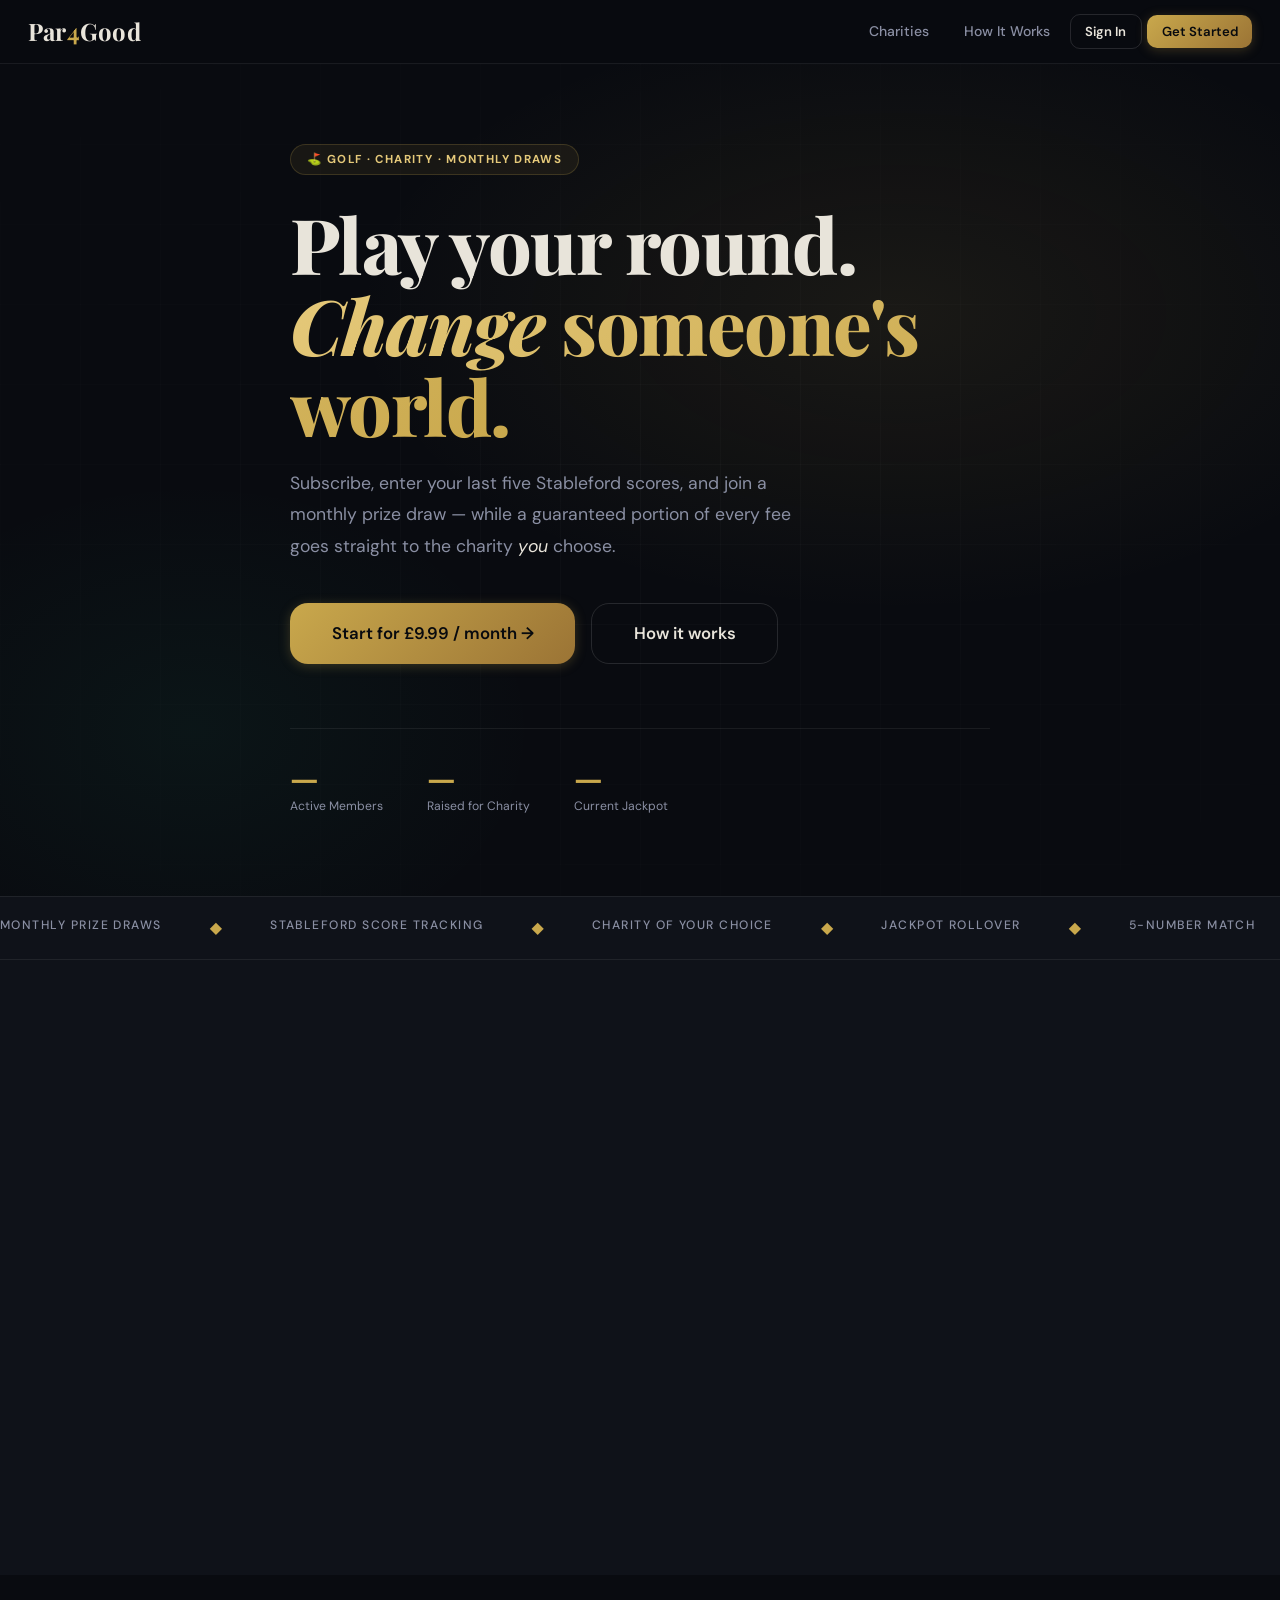
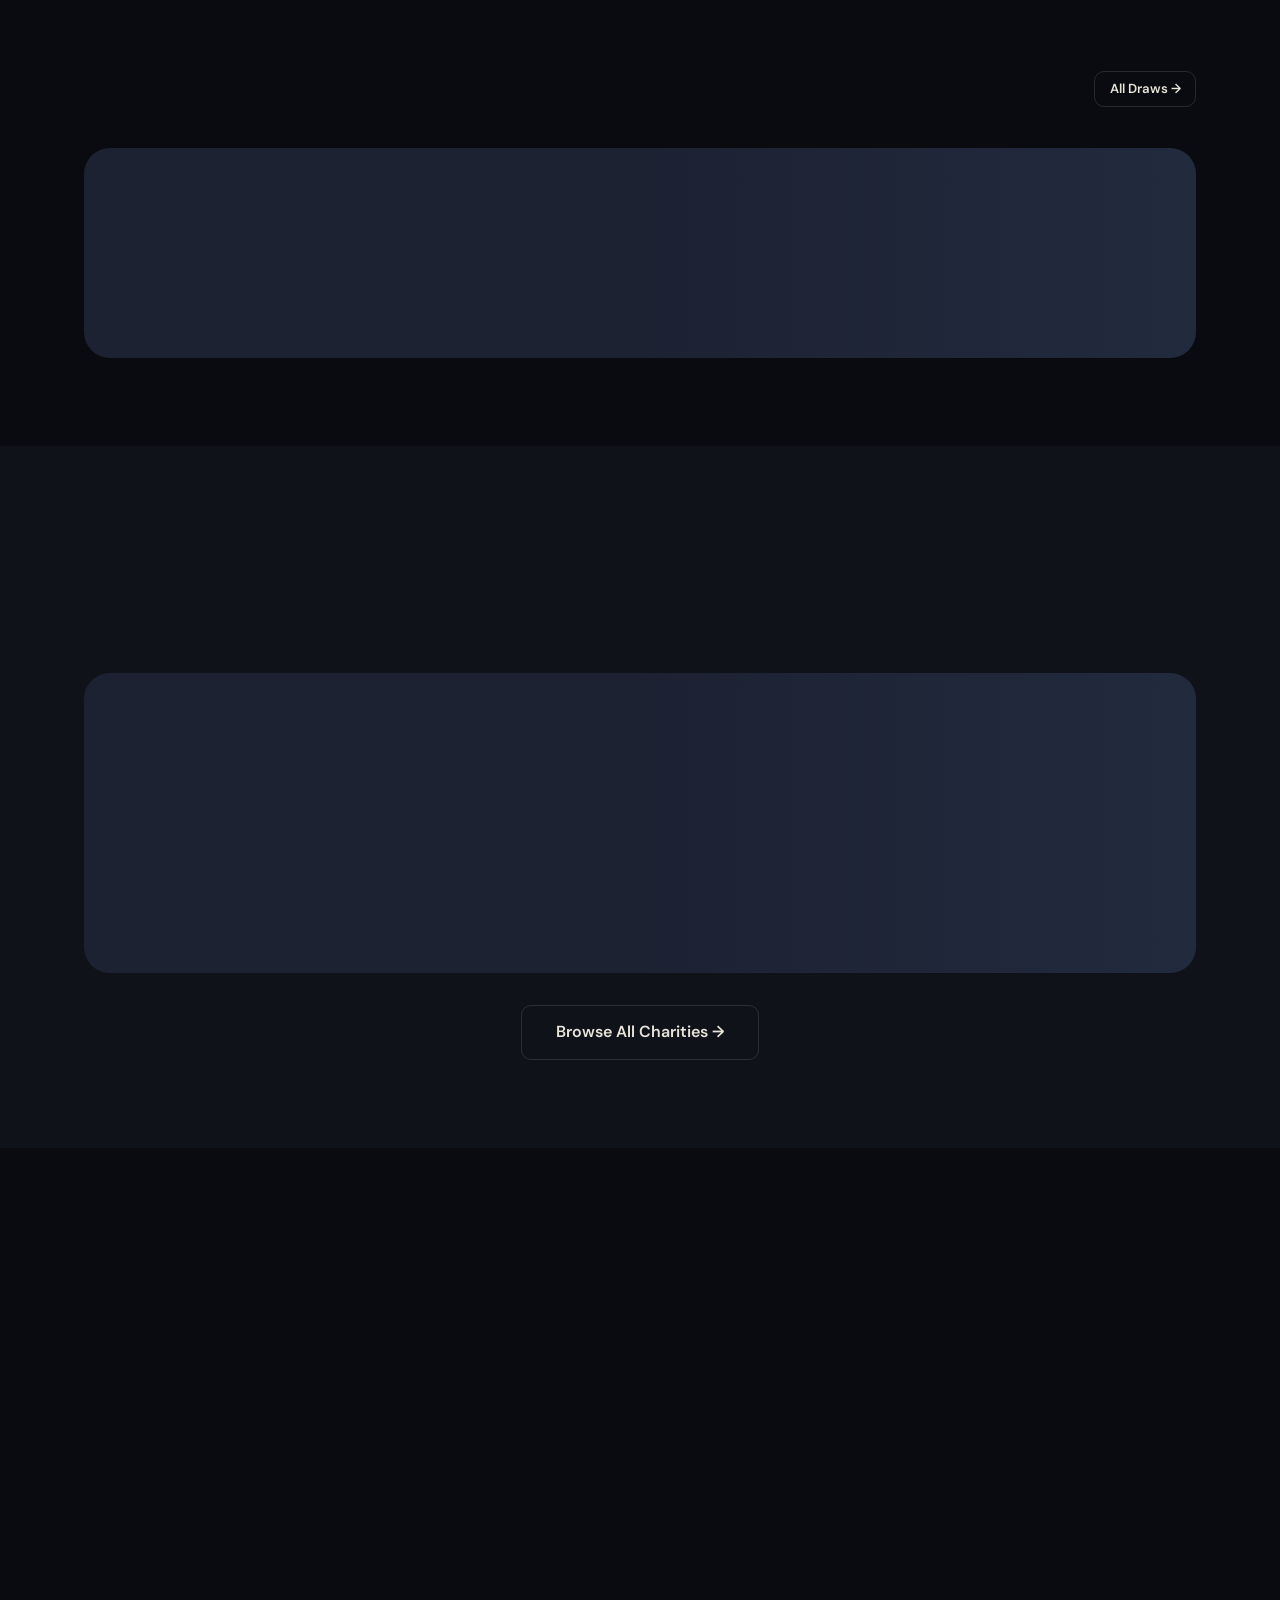
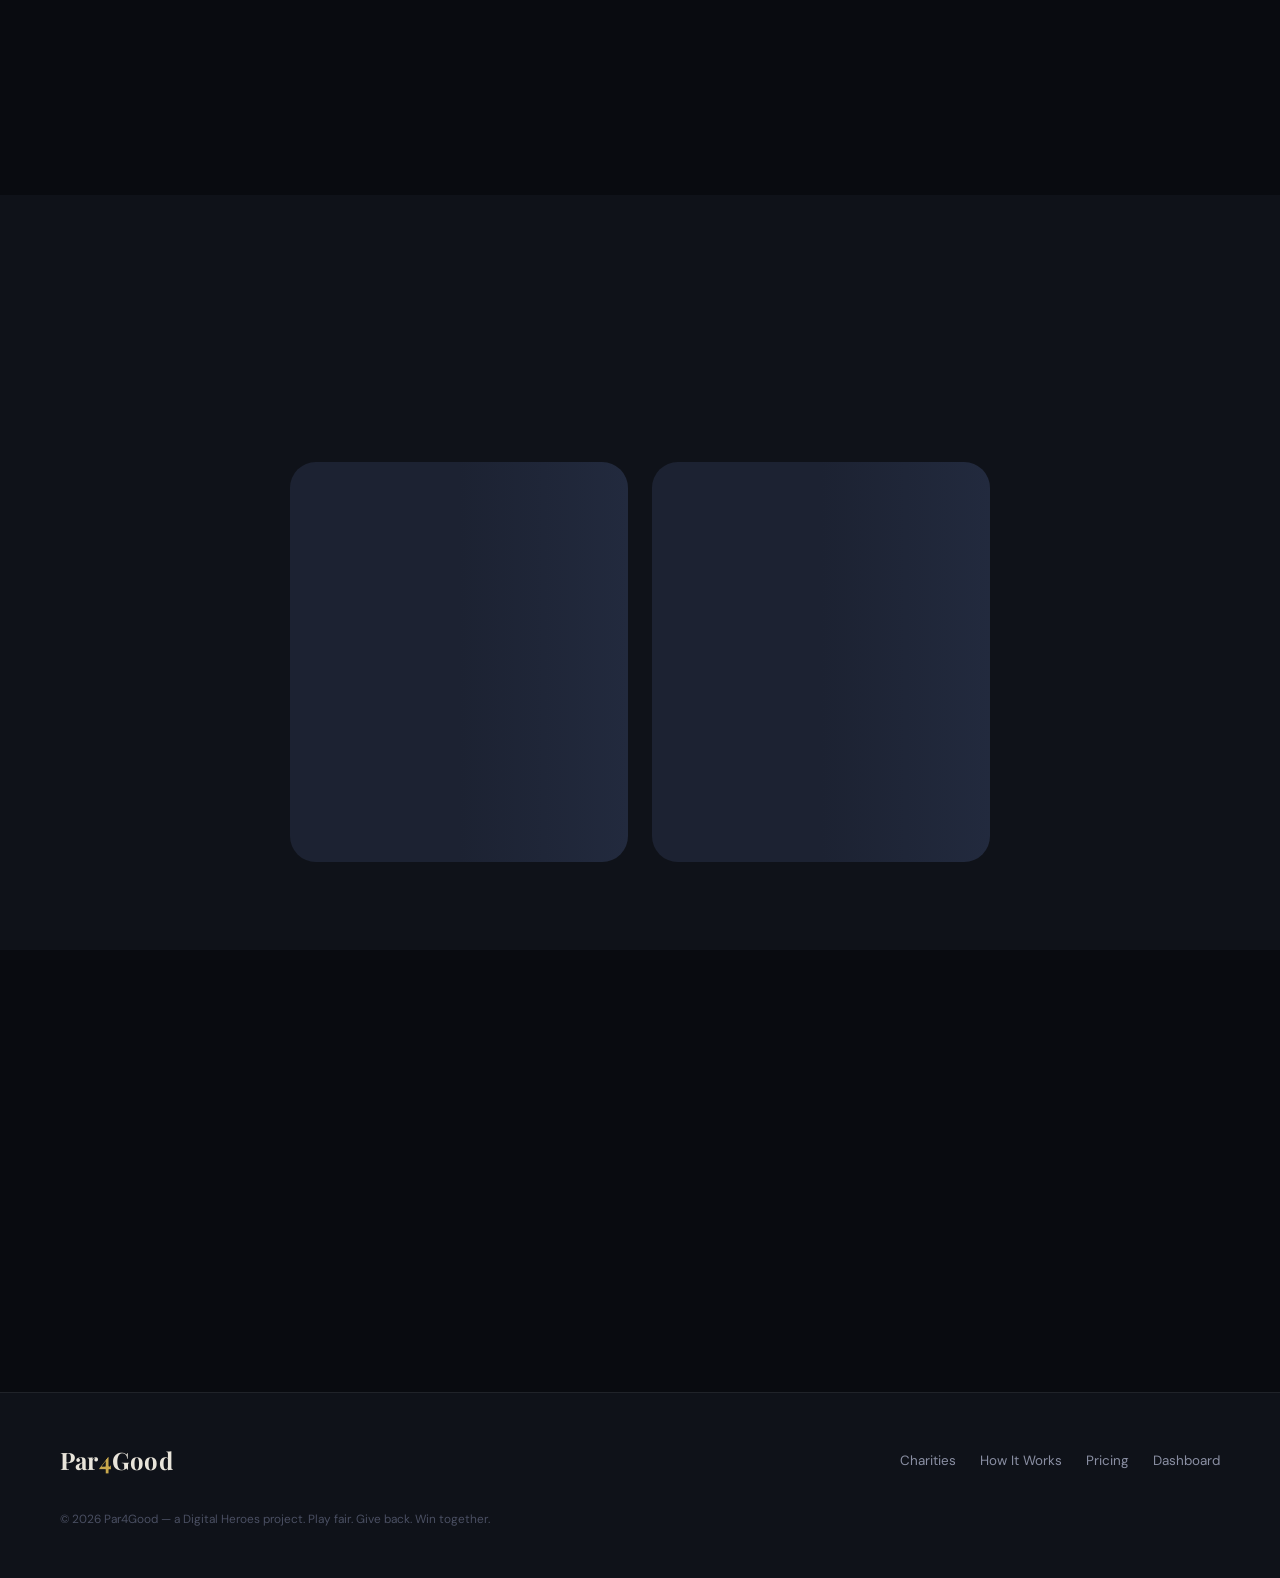
<file: index.html>
<!DOCTYPE html>
<html lang="en">

<head>
  <meta charset="UTF-8" />
  <meta name="viewport" content="width=device-width,initial-scale=1" />
  <title>Par4Good — Play Golf. Give Back. Win Together.</title>
  <meta name="description"
    content="Subscribe, log your Stableford scores, enter monthly prize draws and automatically donate to your chosen charity. Golf with purpose." />
  <link rel="stylesheet" href="/css/main.css" />
  <style>
    /* ── Hero ── */
    .hero {
      min-height: 92vh;
      display: flex;
      align-items: center;
      position: relative;
      overflow: hidden
    }

    .hero-bg {
      position: absolute;
      inset: 0;
      z-index: 0;
      background:
        radial-gradient(ellipse 65% 55% at 70% 30%, rgba(201, 168, 76, .09), transparent 65%),
        radial-gradient(ellipse 45% 50% at 15% 80%, rgba(45, 212, 160, .05), transparent 60%);
    }

    .hero-grid {
      position: absolute;
      inset: 0;
      z-index: 0;
      background-image: linear-gradient(rgba(255, 255, 255, .025) 1px, transparent 1px), linear-gradient(90deg, rgba(255, 255, 255, .025) 1px, transparent 1px);
      background-size: 80px 80px;
      -webkit-mask-image: radial-gradient(ellipse 80% 80% at 50% 50%, black 0%, transparent 100%);
    }

    .hero .container {
      position: relative;
      z-index: 1;
      padding-top: 5rem;
      padding-bottom: 5rem
    }

    .hero-eyebrow {
      display: inline-flex;
      align-items: center;
      gap: .6rem;
      background: rgba(201, 168, 76, .08);
      border: 1px solid rgba(201, 168, 76, .2);
      color: var(--gold-l);
      font-size: .72rem;
      font-weight: 700;
      text-transform: uppercase;
      letter-spacing: .12em;
      padding: .3rem 1rem;
      border-radius: 999px;
      margin-bottom: 1.75rem
    }

    .hero h1 {
      max-width: 700px;
      margin-bottom: 1.3rem
    }

    .hero-sub {
      font-size: 1.1rem;
      max-width: 540px;
      margin-bottom: 2.5rem;
      line-height: 1.8
    }

    .hero-btns {
      display: flex;
      gap: 1rem;
      flex-wrap: wrap;
      margin-bottom: 4rem
    }

    .impact-row {
      display: flex;
      gap: 2.75rem;
      flex-wrap: wrap;
      padding-top: 2rem;
      border-top: 1px solid var(--border)
    }

    .impact-num {
      font-family: var(--f-display);
      font-size: 2rem;
      font-weight: 700;
      line-height: 1;
      color: var(--text)
    }

    .impact-num em {
      color: var(--gold);
      font-style: normal
    }

    .impact-label {
      font-size: .76rem;
      color: var(--muted);
      margin-top: .2rem
    }

    /* ── Ticker ── */
    .ticker {
      overflow: hidden;
      border-top: 1px solid var(--border);
      border-bottom: 1px solid var(--border);
      background: var(--bg2);
      padding: 1.1rem 0
    }

    .ticker-inner {
      display: flex;
      gap: 3rem;
      width: max-content;
      animation: tickerScroll 35s linear infinite;
      white-space: nowrap
    }

    .ticker-inner span {
      font-size: .76rem;
      font-weight: 500;
      color: var(--muted);
      text-transform: uppercase;
      letter-spacing: .12em
    }

    .ticker-inner em {
      color: var(--gold);
      font-style: normal
    }

    @keyframes tickerScroll {
      from {
        transform: translateX(0)
      }

      to {
        transform: translateX(-50%)
      }
    }

    /* ── Steps ── */
    .step-card {
      background: var(--panel);
      border: 1px solid var(--border);
      border-radius: var(--r-xl);
      padding: 2.25rem 1.75rem;
      position: relative;
      overflow: hidden
    }

    .step-card::after {
      content: attr(data-n);
      position: absolute;
      top: -1rem;
      right: .75rem;
      font-family: var(--f-display);
      font-size: 6rem;
      font-weight: 800;
      color: rgba(255, 255, 255, .025);
      line-height: 1;
      pointer-events: none
    }

    .step-icon {
      width: 2.75rem;
      height: 2.75rem;
      background: rgba(201, 168, 76, .1);
      border: 1px solid rgba(201, 168, 76, .2);
      border-radius: var(--r-lg);
      display: flex;
      align-items: center;
      justify-content: center;
      font-size: 1.2rem;
      margin-bottom: 1.25rem
    }

    /* ── Draw preview ── */
    .draw-preview {
      background: var(--panel);
      border: 1px solid rgba(201, 168, 76, .2);
      border-radius: var(--r-xl);
      padding: 2rem;
      box-shadow: var(--glow)
    }

    .draw-balls {
      display: flex;
      gap: .75rem;
      flex-wrap: wrap;
      margin: 1rem 0 1.5rem
    }

    /* ── Charity spotlight ── */
    .charity-spotlight {
      background: linear-gradient(135deg, var(--bg2), var(--panel));
      border: 1px solid rgba(201, 168, 76, .18);
      border-radius: var(--r-xl);
      overflow: hidden;
      display: grid;
      grid-template-columns: 380px 1fr;
      box-shadow: var(--glow)
    }

    .charity-spotlight img {
      height: 100%;
      min-height: 300px;
      object-fit: cover;
      width: 100%
    }

    .charity-body {
      padding: 2.75rem
    }

    /* ── Pool breakdown ── */
    .pool-tier {
      background: var(--panel);
      border: 1px solid var(--border);
      border-radius: var(--r-xl);
      padding: 2rem;
      text-align: center
    }

    .pool-tier-pct {
      font-family: var(--f-display);
      font-size: 3.5rem;
      font-weight: 800;
      line-height: 1;
      margin-bottom: .5rem
    }

    /* ── Pricing ── */
    .pricing-grid {
      display: grid;
      grid-template-columns: 1fr 1fr;
      gap: 1.5rem;
      max-width: 700px;
      margin: 0 auto
    }

    /* ── CTA band ── */
    .cta-band {
      background: linear-gradient(135deg, rgba(201, 168, 76, .08), rgba(45, 212, 160, .04));
      border-top: 1px solid rgba(201, 168, 76, .15);
      border-bottom: 1px solid rgba(201, 168, 76, .15);
      padding: 5rem 0;
      text-align: center
    }

    @media(max-width:700px) {
      .charity-spotlight {
        grid-template-columns: 1fr
      }

      .charity-spotlight img {
        height: 220px
      }

      .pricing-grid {
        grid-template-columns: 1fr
      }
    }
  </style>
</head>

<body>

  <!-- NAV -->
  <nav class="nav">
    <a href="/" class="nav-brand">Par<em>4</em>Good</a>
    <div class="nav-right" id="nav-right">
      <a href="/pages/charities.html" class="nav-link hide-sm">Charities</a>
      <a href="/pages/how-it-works.html" class="nav-link hide-sm">How It Works</a>
      <a href="/pages/login.html" class="btn btn-ghost btn-sm">Sign In</a>
      <a href="/pages/login.html#register" class="btn btn-gold btn-sm">Get Started</a>
    </div>
  </nav>

  <!-- HERO -->
  <section class="hero">
    <div class="hero-bg"></div>
    <div class="hero-grid"></div>
    <div class="container anim-up">
      <div class="hero-eyebrow">⛳ Golf · Charity · Monthly Draws</div>
      <h1 class="display-xl">
        Play your round.<br><span class="gold-text"><em>Change</em> someone's world.</span>
      </h1>
      <p class="hero-sub text-muted">
        Subscribe, enter your last five Stableford scores, and join a monthly prize draw —
        while a guaranteed portion of every fee goes straight to the charity <em style="color:var(--text)">you</em>
        choose.
      </p>
      <div class="hero-btns">
        <a href="/pages/subscribe.html" class="btn btn-gold btn-xl" id="hero-cta">Start for £9.99 / month →</a>
        <a href="/pages/how-it-works.html" class="btn btn-ghost btn-xl">How it works</a>
      </div>
      <div class="impact-row">
        <div>
          <div class="impact-num" id="stat-members"><em>—</em></div>
          <div class="impact-label">Active Members</div>
        </div>
        <div>
          <div class="impact-num" id="stat-charity"><em>—</em></div>
          <div class="impact-label">Raised for Charity</div>
        </div>
        <div>
          <div class="impact-num" id="stat-pool"><em>—</em></div>
          <div class="impact-label">Current Jackpot</div>
        </div>
      </div>
    </div>
  </section>

  <!-- TICKER -->
  <div class="ticker" aria-hidden="true">
    <div class="ticker-inner">
      <span>Monthly Prize Draws</span><em>◆</em><span>Stableford Score Tracking</span><em>◆</em>
      <span>Charity of Your Choice</span><em>◆</em><span>Jackpot Rollover</span><em>◆</em>
      <span>5-Number Match</span><em>◆</em><span>Winner Verified Payouts</span><em>◆</em>
      <span>Admin Draw Engine</span><em>◆</em><span>Independent Donations</span><em>◆</em>
      <span>Monthly Prize Draws</span><em>◆</em><span>Stableford Score Tracking</span><em>◆</em>
      <span>Charity of Your Choice</span><em>◆</em><span>Jackpot Rollover</span><em>◆</em>
      <span>5-Number Match</span><em>◆</em><span>Winner Verified Payouts</span><em>◆</em>
      <span>Admin Draw Engine</span><em>◆</em><span>Independent Donations</span><em>◆</em>
    </div>
  </div>

  <!-- HOW IT WORKS -->
  <section class="section" style="background:var(--bg2)" id="how-it-works">
    <div class="container">
      <div class="text-center mb-lg reveal">
        <div class="section-label">How It Works</div>
        <h2 class="display-lg">Four steps. <span class="gold-text">Endless impact.</span></h2>
      </div>
      <div class="grid-4">
        <div class="step-card reveal anim-up-1" data-n="1">
          <div class="step-icon">💳</div>
          <h3>Subscribe</h3>
          <p class="text-sm mt-sm">Choose monthly (£9.99) or yearly (£89.99). Your fee fuels the prize pool and funds
            your chosen charity — every month, automatically.</p>
        </div>
        <div class="step-card reveal anim-up-2" data-n="2">
          <div class="step-icon">⛳</div>
          <h3>Log Scores</h3>
          <p class="text-sm mt-sm">Enter your last 5 Stableford scores (1–45). Your numbers become your draw tickets —
            adding a 6th removes the oldest automatically.</p>
        </div>
        <div class="step-card reveal anim-up-3" data-n="3">
          <div class="step-icon">🎯</div>
          <h3>Monthly Draw</h3>
          <p class="text-sm mt-sm">Admin runs a 5-number draw each month using our random or algorithmic engine. Match
            3, 4, or all 5 of your scores to win.</p>
        </div>
        <div class="step-card reveal anim-up-4" data-n="4">
          <div class="step-icon">🏆</div>
          <h3>Win & Give</h3>
          <p class="text-sm mt-sm">Prize split equally among all matching players. Jackpot rolls over until claimed.
            Your charity gets paid regardless — every single month.</p>
        </div>
      </div>
    </div>
  </section>

  <!-- LATEST DRAW -->
  <section class="section">
    <div class="container">
      <div class="flex items-center justify-between mb-lg">
        <h2 class="reveal">Latest Draw Results</h2>
        <a href="/pages/dashboard.html" class="btn btn-ghost btn-sm">All Draws →</a>
      </div>
      <div id="draw-section">
        <div class="skel" style="height:210px;border-radius:var(--r-xl)"></div>
      </div>
    </div>
  </section>

  <!-- CHARITY SPOTLIGHT -->
  <section class="section" style="background:var(--bg2)">
    <div class="container">
      <div class="text-center mb-lg reveal">
        <div class="section-label">Featured Charity</div>
        <h2 class="display-lg">Golf that <span class="gold-text">gives back</span></h2>
      </div>
      <div id="charity-section">
        <div class="skel" style="height:300px;border-radius:var(--r-xl)"></div>
      </div>
      <div class="text-center mt-lg">
        <a href="/pages/charities.html" class="btn btn-ghost btn-lg">Browse All Charities →</a>
      </div>
    </div>
  </section>

  <!-- PRIZE POOL BREAKDOWN -->
  <section class="section">
    <div class="container">
      <div class="text-center mb-lg reveal">
        <div class="section-label">Prize Pool</div>
        <h2 class="display-lg">Transparent by design</h2>
        <p class="mt-sm" style="max-width:520px;margin:0.75rem auto 0">50% of every subscription goes to the prize pool.
          Here's how it's split.</p>
      </div>
      <div class="grid-3">
        <div class="pool-tier card-gold reveal">
          <div class="pool-tier-pct gold-text">40%</div>
          <h3>Jackpot — 5 Match</h3>
          <p class="text-sm mt-sm">Rolls over each month until a player matches all five of their Stableford scores to
            the draw numbers. The biggest prize.</p>
          <span class="badge badge-gold mt-md">Rollover if unclaimed</span>
        </div>
        <div class="pool-tier card reveal anim-up-2">
          <div class="pool-tier-pct" style="color:var(--text)">35%</div>
          <h3>4-Number Match</h3>
          <p class="text-sm mt-sm">Split equally among all players who match exactly four of their scores. Pays out
            monthly regardless of a jackpot winner.</p>
          <span class="badge badge-muted mt-md">Monthly payout</span>
        </div>
        <div class="pool-tier card reveal anim-up-3">
          <div class="pool-tier-pct" style="color:var(--text)">25%</div>
          <h3>3-Number Match</h3>
          <p class="text-sm mt-sm">The most achievable win tier. Match any three of your scores to share this pool with
            all other 3-match players.</p>
          <span class="badge badge-muted mt-md">Monthly payout</span>
        </div>
      </div>
    </div>
  </section>

  <!-- PRICING -->
  <section class="section" style="background:var(--bg2)" id="pricing">
    <div class="container">
      <div class="text-center mb-lg reveal">
        <div class="section-label">Pricing</div>
        <h2 class="display-lg">Simple. Honest. Fair.</h2>
        <p class="mt-sm" style="max-width:480px;margin:.75rem auto 0">No hidden fees. Pick monthly or lock in the year
          and save 25%.</p>
      </div>
      <div class="pricing-grid" id="pricing-grid">
        <div class="skel" style="height:400px;border-radius:var(--r-xl)"></div>
        <div class="skel" style="height:400px;border-radius:var(--r-xl)"></div>
      </div>
    </div>
  </section>

  <!-- CTA BAND -->
  <div class="cta-band reveal">
    <div class="container">
      <div class="section-label" style="justify-content:center">Start today</div>
      <h2 class="display-lg mt-sm">Ready to play with <span class="gold-text">purpose?</span></h2>
      <p class="mt-sm" style="max-width:440px;margin:.75rem auto 2rem">Join thousands of golfers making every round
        count — for themselves and the causes they care about.</p>
      <a href="/pages/subscribe.html" class="btn btn-gold btn-xl" id="bottom-cta">Get Started — £9.99 / month</a>
    </div>
  </div>

  <!-- FOOTER -->
  <footer>
    <div class="footer-inner">
      <a href="/" class="nav-brand">Par<em style="color:var(--gold);font-style:normal">4</em>Good</a>
      <div class="footer-links">
        <a href="/pages/charities.html">Charities</a>
        <a href="/pages/how-it-works.html">How It Works</a>
        <a href="/pages/subscribe.html">Pricing</a>
        <a href="/pages/dashboard.html">Dashboard</a>
      </div>
      <p class="text-xs text-faint w-full mt-sm">© 2026 Par4Good — a Digital Heroes project. Play fair. Give back. Win
        together.</p>
    </div>
  </footer>

  <div id="toasts"></div>

  <script type="module">
    import { supabase, fmt£, fmtMonth } from '/js/supabase-client.js';
    import { renderNav } from '/js/app.js';

    renderNav('#nav-right');

    // Redirect CTAs if logged in
    (async () => {
      const { data: { session } } = await supabase.auth.getSession();
      if (session) {
        document.getElementById('hero-cta').href = '/pages/dashboard.html#subscription';
        document.getElementById('hero-cta').textContent = 'Go to Dashboard →';
        document.getElementById('bottom-cta').href = '/pages/dashboard.html#subscription';
      }
    })();

    // Scroll reveal
    const obs = new IntersectionObserver(entries => { entries.forEach(e => { if (e.isIntersecting) e.target.classList.add('visible') }) }, { threshold: .12 });
    document.querySelectorAll('.reveal').forEach(el => obs.observe(el));

    // Latest draw
    async function loadDraw() {
      const { data } = await supabase.from('draws').select('*').eq('status', 'published').order('month', { ascending: false }).limit(1);
      const el = document.getElementById('draw-section');
      if (!data?.length) { el.innerHTML = `<div class="card text-center" style="padding:3rem"><p class="text-muted">First draw coming soon — subscribe now to be entered!</p></div>`; return; }
      const d = data[0];
      el.innerHTML = `<div class="draw-preview">
    <div class="flex items-center justify-between mb-md">
      <div><span class="badge badge-jade mb-xs">Published</span><h2 style="font-family:var(--f-display);font-size:1.75rem">${fmtMonth(d.month)} Draw</h2></div>
      <div class="text-right hide-sm"><div class="text-xs text-muted">Jackpot</div><div style="font-family:var(--f-display);font-size:1.9rem;font-weight:700;color:var(--gold)">${fmt(d.match5_amount)
    }</div >
  </div >
    </div >
    <div class="draw-balls">${d.numbers.map(n=>`<div class="draw-ball">${n}</div>`).join('')}</div>
    <div class="stat-grid" style="grid-template-columns:repeat(3,1fr)">
      <div class="stat-box"><div class="stat-label">Jackpot</div><div class="stat-value" style="font-size:1.3rem">${fmt(d.match5_amount)}</div></div>
      <div class="stat-box"><div class="stat-label">4 Match</div><div class="stat-value" style="font-size:1.3rem">${fmt(d.match4_amount)}</div></div>
      <div class="stat-box"><div class="stat-label">3 Match</div><div class="stat-value" style="font-size:1.3rem">${fmt(d.match3_amount)}</div></div>
    </div>
  </div > `;
  document.getElementById('stat-pool').innerHTML=`< em > ${ fmt£(d.match5_amount) }</em > `;
}

// Featured charity
async function loadCharity(){
  const {data}=await supabase.from('charities').select('*').eq('featured',true).eq('active',true).limit(1).maybeSingle();
  const el=document.getElementById('charity-section');
  if(!data){el.innerHTML='';return;}
  el.innerHTML=`< div class="charity-spotlight" >
  <img src="${data.image_url}" alt="${data.name}" loading="lazy"/>
    <div class="charity-body">
      <span class="badge badge-jade mb-md">⭐ Featured Charity</span>
      <h2 style="font-family:var(--f-display);font-size:2rem;margin-bottom:.75rem">${data.name}</h2>
      <p style="line-height:1.8">${data.description}</p>
      ${data.events?.length?`<div class="mt-md">
        <div class="text-xs text-muted mb-xs" style="text-transform:uppercase;letter-spacing:.1em">Upcoming Events</div>
        ${data.events.slice(0,2).map(e=>`<div class="flex items-center gap-sm mt-xs"><span class="badge badge-gold">${e.date}</span><span class="text-sm">${e.name} · ${e.location}</span></div>`).join('')}
      </div>`:''}
      <div class="flex items-center gap-md mt-lg">
        <a href="/pages/charities.html" class="btn btn-gold btn-sm">Learn More →</a>
        <span class="text-xs text-jade font-bold">${fmt(data.total_received)} raised to date</span>
      </div>
    </div>
  </div > `;
}

// Stats
async function loadStats(){
  const {count}=await supabase.from('subscriptions').select('*',{count:'exact',head:true}).eq('status','active');
  if(count)document.getElementById('stat-members').innerHTML=`< em > ${ count.toLocaleString() }</em > `;
  const {data:payments}=await supabase.from('payments').select('amount_pence').eq('type','charity_auto');
  const total=(payments||[]).reduce((s,p)=>s+(p.amount_pence||0),0);
  if(total)document.getElementById('stat-charity').innerHTML=`< em > ${ fmt£(total) }</em > `;
}

// Pricing
document.getElementById('pricing-grid').innerHTML=`
      < div class="plan-card card reveal" >
    <div class="badge badge-muted mb-md">Monthly</div>
    <div class="plan-price">£9<span style="font-size:1.5rem">.99</span></div>
    <div class="text-muted text-sm mb-md">per month · cancel anytime</div>
    <ul class="plan-features">
      <li>Monthly prize draw entry</li><li>Score tracking (up to 5)</li>
      <li>Charity of your choice</li><li>Min. 10% donated monthly</li>
      <li>Winner verification & payout</li>
    </ul>
    <a href="/pages/subscribe.html?plan=monthly" class="btn btn-ghost btn-full">Start Monthly</a>
  </div >
      <div class="plan-card card-gold reveal anim-up-2" style="position:relative">
        <div style="position:absolute;top:-.65rem;left:50%;transform:translateX(-50%);background:linear-gradient(135deg,var(--gold-l),var(--gold));color:#080a0e;font-size:.7rem;font-weight:800;padding:.2rem .9rem;border-radius:999px;white-space:nowrap;text-transform:uppercase;letter-spacing:.08em">Best Value — Save 25%</div>
        <div class="badge badge-gold mb-md">Yearly</div>
        <div class="plan-price">£89<span style="font-size:1.5rem">.99</span></div>
        <div class="text-muted text-sm mb-md">per year · just £7.50/month</div>
        <ul class="plan-features">
          <li>Everything in Monthly</li><li>12 draw entries — consecutive</li>
          <li>Priority winner processing</li><li>Higher charity impact</li>
          <li>Save £29.89 vs monthly</li>
        </ul>
        <a href="/pages/subscribe.html?plan=yearly" class="btn btn-gold btn-full">Start Yearly</a>
      </div>`;

loadDraw();loadCharity();loadStats();
  </script>
</body>

</html>
</file>
<file: css/main.css>
/* ═══════════════════════════════════════════════════════════════════
   Par4Good — Complete Design System
   Aesthetic: Dark luxury · champagne gold · modern editorial
   Fonts: Playfair Display (headings) · DM Sans (body)
═══════════════════════════════════════════════════════════════════ */
@import url('https://fonts.googleapis.com/css2?family=Playfair+Display:ital,wght@0,600;0,700;0,800;1,600&family=DM+Sans:wght@300;400;500;600;700&display=swap');

/* ── Variables ──────────────────────────────────────────────────── */
:root{
  --bg:     #090b10;
  --bg2:    #0f1219;
  --bg3:    #161b26;
  --panel:  #1c2232;
  --panel2: #222a3e;
  --border: rgba(255,255,255,0.07);
  --border2:rgba(255,255,255,0.12);

  --gold:   #c9a84c;
  --gold-l: #e5c97a;
  --gold-d: #9b7435;
  --gold-g: rgba(201,168,76,0.15);

  --jade:   #2dd4a0;
  --jade-g: rgba(45,212,160,0.12);
  --ember:  #f05252;
  --ember-g:rgba(240,82,82,0.12);
  --sky:    #60a5fa;
  --sky-g:  rgba(96,165,250,0.12);
  --amber:  #f59e0b;

  --text:  #e8e4da;
  --muted: #8a8fa3;
  --faint: #4a4f62;

  --r:    10px;
  --r-lg: 18px;
  --r-xl: 26px;

  --shadow: 0 4px 24px rgba(0,0,0,0.4);
  --shadow-lg: 0 12px 48px rgba(0,0,0,0.55);
  --glow: 0 0 48px rgba(201,168,76,0.12);

  --f-display: 'Playfair Display', Georgia, serif;
  --f-body:    'DM Sans', system-ui, sans-serif;

  --nav-h: 64px;
}

/* ── Reset ──────────────────────────────────────────────────────── */
*,*::before,*::after{box-sizing:border-box;margin:0;padding:0}
html{scroll-behavior:smooth}
body{
  font-family:var(--f-body);background:var(--bg);color:var(--text);
  line-height:1.65;-webkit-font-smoothing:antialiased;min-height:100vh;
}
a{color:inherit;text-decoration:none}
img{display:block;max-width:100%}
button{font-family:inherit;cursor:pointer}

/* ── Typography ─────────────────────────────────────────────────── */
.display-xl{font-family:var(--f-display);font-size:clamp(2.8rem,6vw,5rem);font-weight:800;line-height:1.06;letter-spacing:-.02em}
.display-lg{font-family:var(--f-display);font-size:clamp(2rem,4vw,3.2rem);font-weight:700;line-height:1.1}
.display-md{font-family:var(--f-display);font-size:clamp(1.5rem,3vw,2.2rem);font-weight:700;line-height:1.15}
.display-sm{font-family:var(--f-display);font-size:1.25rem;font-weight:700}
h1{font-family:var(--f-display);font-size:clamp(1.8rem,4vw,2.8rem);font-weight:700;line-height:1.1}
h2{font-family:var(--f-display);font-size:clamp(1.4rem,3vw,2rem);font-weight:700}
h3{font-family:var(--f-display);font-size:1.15rem;font-weight:700}
p{color:var(--muted);line-height:1.78}

.gold-text{background:linear-gradient(135deg,var(--gold-l),var(--gold));-webkit-background-clip:text;-webkit-text-fill-color:transparent;background-clip:text}
.eyebrow{font-size:.72rem;font-weight:700;text-transform:uppercase;letter-spacing:.14em;color:var(--gold)}

/* ── Layout ─────────────────────────────────────────────────────── */
.container{max-width:1160px;margin:0 auto;padding:0 1.5rem}
.section{padding:5.5rem 0}
.section-sm{padding:3rem 0}

.grid-2{display:grid;grid-template-columns:1fr 1fr;gap:1.5rem}
.grid-3{display:grid;grid-template-columns:repeat(3,1fr);gap:1.5rem}
.grid-4{display:grid;grid-template-columns:repeat(4,1fr);gap:1.25rem}

/* ── Navbar ─────────────────────────────────────────────────────── */
.nav{
  position:sticky;top:0;z-index:200;height:var(--nav-h);
  background:rgba(9,11,16,.9);backdrop-filter:blur(18px) saturate(150%);
  border-bottom:1px solid var(--border);
  display:flex;align-items:center;justify-content:space-between;padding:0 1.75rem;
}
.nav-brand{font-family:var(--f-display);font-size:1.5rem;font-weight:700;letter-spacing:.01em}
.nav-brand em{color:var(--gold);font-style:normal}
.nav-right{display:flex;align-items:center;gap:.35rem;flex-wrap:nowrap}
.nav-link{padding:.45rem .9rem;border-radius:var(--r);font-size:.875rem;font-weight:500;color:var(--muted);transition:color .2s,background .2s;white-space:nowrap}
.nav-link:hover{color:var(--text);background:var(--panel)}
.nav-link.active{color:var(--gold)}

/* ── Buttons ─────────────────────────────────────────────────────── */
.btn{
  display:inline-flex;align-items:center;justify-content:center;gap:.45rem;
  padding:.6rem 1.4rem;border-radius:var(--r);font-family:var(--f-body);
  font-size:.9rem;font-weight:600;border:none;transition:all .2s;
  white-space:nowrap;text-decoration:none;position:relative;cursor:pointer;
}
.btn:disabled{opacity:.5;cursor:not-allowed;pointer-events:none}

.btn-gold{background:linear-gradient(135deg,var(--gold),var(--gold-d));color:#080a0e;box-shadow:0 2px 12px rgba(201,168,76,.25)}
.btn-gold:hover{background:linear-gradient(135deg,var(--gold-l),var(--gold));box-shadow:0 4px 24px rgba(201,168,76,.4);transform:translateY(-1px)}

.btn-ghost{background:transparent;border:1px solid var(--border2);color:var(--text)}
.btn-ghost:hover{border-color:var(--gold);color:var(--gold)}

.btn-panel{background:var(--panel);border:1px solid var(--border);color:var(--muted)}
.btn-panel:hover{color:var(--text);border-color:var(--border2)}

.btn-danger{background:var(--ember-g);border:1px solid rgba(240,82,82,.25);color:var(--ember)}
.btn-danger:hover{background:rgba(240,82,82,.22)}

.btn-jade{background:var(--jade-g);border:1px solid rgba(45,212,160,.25);color:var(--jade)}

.btn-sm{padding:.38rem .9rem;font-size:.82rem}
.btn-lg{padding:.85rem 2.1rem;font-size:1rem}
.btn-xl{padding:1rem 2.6rem;font-size:1.05rem;border-radius:var(--r-lg)}
.btn-full{width:100%}

.btn.loading{pointer-events:none;opacity:.7}
.btn.loading::after{content:'';width:.85rem;height:.85rem;border:2px solid currentColor;border-top-color:transparent;border-radius:50%;animation:spin .6s linear infinite;margin-left:.4rem}

/* ── Cards ───────────────────────────────────────────────────────── */
.card{background:var(--panel);border:1px solid var(--border);border-radius:var(--r-lg);padding:1.75rem}
.card-gold{background:var(--panel);border:1px solid rgba(201,168,76,.22);border-radius:var(--r-lg);padding:1.75rem;box-shadow:var(--glow)}
.card-hover{transition:transform .25s,box-shadow .25s,border-color .25s;cursor:pointer}
.card-hover:hover{transform:translateY(-4px);box-shadow:var(--shadow-lg);border-color:rgba(201,168,76,.28)}

/* ── Forms ───────────────────────────────────────────────────────── */
.form-group{display:flex;flex-direction:column;gap:.4rem;margin-bottom:1.1rem}
.form-label{font-size:.75rem;font-weight:600;color:var(--muted);text-transform:uppercase;letter-spacing:.08em}
.form-control{
  width:100%;background:var(--bg3);border:1px solid var(--border);border-radius:var(--r);
  padding:.7rem 1rem;color:var(--text);font-family:var(--f-body);font-size:.95rem;
  transition:border-color .2s,box-shadow .2s;outline:none;
}
.form-control:focus{border-color:var(--gold);box-shadow:0 0 0 3px rgba(201,168,76,.1)}
.form-control::placeholder{color:var(--faint)}
.form-control:disabled{opacity:.6;cursor:not-allowed}
textarea.form-control{resize:vertical;min-height:90px}
select.form-control{appearance:none;background-image:url("data:image/svg+xml,%3Csvg xmlns='http://www.w3.org/2000/svg' width='16' height='16' viewBox='0 0 24 24' fill='none' stroke='%238a8fa3' stroke-width='2'%3E%3Cpath d='M6 9l6 6 6-6'/%3E%3C/svg%3E");background-repeat:no-repeat;background-position:right .75rem center;padding-right:2.5rem}
.form-error{font-size:.82rem;color:var(--ember);margin-top:.35rem;display:none}
.form-error.show{display:block}

/* ── Tables ──────────────────────────────────────────────────────── */
.table-wrap{overflow-x:auto;border-radius:var(--r-lg);border:1px solid var(--border)}
table{width:100%;border-collapse:collapse}
thead th{background:var(--bg3);color:var(--muted);font-size:.72rem;font-weight:700;text-transform:uppercase;letter-spacing:.1em;padding:.85rem 1.1rem;text-align:left;white-space:nowrap}
tbody td{padding:.9rem 1.1rem;border-top:1px solid var(--border);font-size:.88rem;vertical-align:middle}
tbody tr:hover td{background:rgba(255,255,255,.018)}
tbody tr:first-child td{border-top:none}

/* ── Badges ──────────────────────────────────────────────────────── */
.badge{display:inline-flex;align-items:center;gap:.28rem;padding:.22rem .65rem;border-radius:999px;font-size:.7rem;font-weight:700;text-transform:uppercase;letter-spacing:.06em;white-space:nowrap}
.badge-gold  {background:rgba(201,168,76,.14); color:var(--gold-l); border:1px solid rgba(201,168,76,.25)}
.badge-jade  {background:rgba(45,212,160,.12); color:var(--jade);   border:1px solid rgba(45,212,160,.2)}
.badge-ember {background:rgba(240,82,82,.12);  color:var(--ember);  border:1px solid rgba(240,82,82,.2)}
.badge-sky   {background:rgba(96,165,250,.12); color:var(--sky);    border:1px solid rgba(96,165,250,.2)}
.badge-amber {background:rgba(245,158,11,.12); color:var(--amber);  border:1px solid rgba(245,158,11,.2)}
.badge-muted {background:rgba(255,255,255,.06);color:var(--muted);  border:1px solid var(--border)}

/* ── Stats ───────────────────────────────────────────────────────── */
.stat-grid{display:grid;grid-template-columns:repeat(auto-fit,minmax(150px,1fr));gap:1rem}
.stat-box{background:var(--panel);border:1px solid var(--border);border-radius:var(--r-lg);padding:1.25rem 1.5rem}
.stat-label{font-size:.7rem;font-weight:600;color:var(--muted);text-transform:uppercase;letter-spacing:.1em;margin-bottom:.4rem}
.stat-value{font-family:var(--f-display);font-size:1.9rem;font-weight:700;line-height:1;color:var(--text)}
.stat-sub{font-size:.75rem;color:var(--faint);margin-top:.35rem}

/* ── Modal / Overlay ─────────────────────────────────────────────── */
.overlay{
  position:fixed;inset:0;z-index:500;
  background:rgba(5,7,12,.78);backdrop-filter:blur(6px);
  display:flex;align-items:center;justify-content:center;padding:1rem;
  opacity:0;pointer-events:none;transition:opacity .22s;
}
.overlay.show{opacity:1;pointer-events:all}
.modal{
  background:var(--bg2);border:1px solid var(--border2);border-radius:var(--r-xl);
  padding:2rem;width:100%;max-width:520px;max-height:90vh;overflow-y:auto;
  box-shadow:var(--shadow-lg);transform:translateY(20px) scale(.98);transition:transform .25s;
}
.overlay.show .modal{transform:none}
.modal-lg{max-width:680px}
.modal-hd{display:flex;align-items:center;justify-content:space-between;margin-bottom:1.5rem;padding-bottom:1.25rem;border-bottom:1px solid var(--border)}
.modal-hd h3{font-family:var(--f-display);font-size:1.35rem}
.modal-close{width:2rem;height:2rem;border-radius:50%;background:var(--panel);border:none;color:var(--muted);cursor:pointer;display:flex;align-items:center;justify-content:center;font-size:1rem;transition:background .2s,color .2s}
.modal-close:hover{background:var(--ember-g);color:var(--ember)}

/* ── Toasts ──────────────────────────────────────────────────────── */
#toasts{position:fixed;bottom:1.5rem;right:1.5rem;z-index:9999;display:flex;flex-direction:column;gap:.5rem}
.toast{
  background:var(--panel2);border:1px solid var(--border2);border-radius:var(--r);
  padding:.85rem 1.2rem;min-width:260px;max-width:380px;
  display:flex;align-items:flex-start;gap:.7rem;box-shadow:var(--shadow);font-size:.88rem;
  animation:toastIn .25s ease;
}
.toast-success{border-left:3px solid var(--jade)}
.toast-error  {border-left:3px solid var(--ember)}
.toast-info   {border-left:3px solid var(--gold)}
.toast-warn   {border-left:3px solid var(--amber)}
.toast.fade-out{opacity:0;transform:translateX(110%);transition:opacity .4s,transform .4s}
.toast-icon{flex-shrink:0;font-size:.95rem;margin-top:.05rem}

/* ── Score balls ─────────────────────────────────────────────────── */
.score-ball{
  width:2.8rem;height:2.8rem;border-radius:50%;flex-shrink:0;
  display:flex;align-items:center;justify-content:center;
  font-family:var(--f-display);font-weight:700;font-size:.95rem;
}
.score-ball-gold  {background:linear-gradient(135deg,var(--gold-l),var(--gold));color:#080a0e;box-shadow:0 2px 8px rgba(201,168,76,.3)}
.score-ball-match {background:linear-gradient(135deg,var(--jade),#1a9e76);color:#080a0e;box-shadow:0 2px 8px rgba(45,212,160,.25)}
.score-ball-muted {background:var(--panel2);color:var(--muted)}

.draw-ball{
  width:3.25rem;height:3.25rem;border-radius:50%;flex-shrink:0;
  display:flex;align-items:center;justify-content:center;
  font-family:var(--f-display);font-weight:700;font-size:1.1rem;
  background:linear-gradient(135deg,var(--gold-l),var(--gold));
  color:#080a0e;box-shadow:0 4px 16px rgba(201,168,76,.35);
}

/* ── Sidebar layout ──────────────────────────────────────────────── */
.app-shell{display:flex;min-height:calc(100vh - var(--nav-h))}
.sidebar{
  width:230px;flex-shrink:0;background:var(--bg2);border-right:1px solid var(--border);
  padding:1.25rem .75rem;position:sticky;top:var(--nav-h);
  height:calc(100vh - var(--nav-h));overflow-y:auto;
  display:flex;flex-direction:column;gap:.15rem;
}
.sb-section{font-size:.65rem;font-weight:700;color:var(--faint);text-transform:uppercase;letter-spacing:.14em;padding:.5rem .85rem;margin-top:.5rem}
.sb-item{
  display:flex;align-items:center;gap:.7rem;padding:.62rem .85rem;
  border-radius:var(--r);color:var(--muted);font-size:.875rem;font-weight:500;
  cursor:pointer;transition:background .15s,color .15s;border:none;background:none;
  width:100%;text-decoration:none;
}
.sb-item:hover{background:var(--panel);color:var(--text)}
.sb-item.active,.sb-item[data-nav].active{background:rgba(201,168,76,.1);color:var(--gold)}
.sb-icon{font-size:1rem;width:1.15rem;text-align:center;flex-shrink:0}
.sb-foot{margin-top:auto;padding-top:1rem;border-top:1px solid var(--border)}

.main-area{flex:1;padding:2rem 2rem 4rem;overflow-x:hidden;min-width:0}

/* ── Panel system ────────────────────────────────────────────────── */
[data-panel]{display:none}
[data-panel].active{display:block}

/* ── Tabs ────────────────────────────────────────────────────────── */
.tabs{display:flex;gap:.25rem;border-bottom:1px solid var(--border);margin-bottom:1.75rem}
.tab{padding:.65rem 1.1rem;font-size:.875rem;font-weight:600;color:var(--muted);background:none;border:none;border-bottom:2px solid transparent;cursor:pointer;transition:color .15s,border-color .15s;margin-bottom:-1px}
.tab:hover{color:var(--text)}
.tab.active{color:var(--gold);border-bottom-color:var(--gold)}

/* ── Range ───────────────────────────────────────────────────────── */
input[type=range]{-webkit-appearance:none;width:100%;height:4px;background:var(--panel2);border-radius:2px;outline:none}
input[type=range]::-webkit-slider-thumb{-webkit-appearance:none;width:18px;height:18px;background:var(--gold);border-radius:50%;cursor:pointer;box-shadow:0 2px 8px rgba(201,168,76,.4)}

/* ── Charity card ────────────────────────────────────────────────── */
.charity-pick{
  display:flex;gap:1rem;align-items:flex-start;padding:1.1rem;
  border:1px solid var(--border);border-radius:var(--r-lg);cursor:pointer;
  transition:border-color .2s,background .2s;
}
.charity-pick:hover{border-color:rgba(201,168,76,.3)}
.charity-pick.selected{border-color:var(--gold);background:rgba(201,168,76,.05)}
.charity-pick img{width:52px;height:52px;border-radius:var(--r);object-fit:cover;flex-shrink:0}

/* ── Section labels ──────────────────────────────────────────────── */
.section-label{display:inline-flex;align-items:center;gap:.5rem;background:rgba(201,168,76,.08);border:1px solid rgba(201,168,76,.18);color:var(--gold-l);font-size:.72rem;font-weight:700;text-transform:uppercase;letter-spacing:.12em;padding:.3rem .9rem;border-radius:999px;margin-bottom:1.25rem}

/* ── Score entry row ─────────────────────────────────────────────── */
.score-entry{
  display:grid;grid-template-columns:1fr 1fr auto;gap:.75rem;align-items:flex-end;
  background:var(--bg3);border:1px solid var(--border);border-radius:var(--r-lg);padding:1.25rem;
}
.score-entry .form-group{margin-bottom:0}

/* ── Win card ────────────────────────────────────────────────────── */
.win-card{
  background:linear-gradient(135deg,rgba(201,168,76,.07),rgba(45,212,160,.04));
  border:1px solid rgba(201,168,76,.2);border-radius:var(--r-xl);padding:1.75rem;
}

/* ── Plan card ───────────────────────────────────────────────────── */
.plan-card{
  border:1px solid var(--border);border-radius:var(--r-xl);padding:2rem;
  cursor:pointer;transition:border-color .2s,background .2s,transform .2s;position:relative;
}
.plan-card:hover{border-color:rgba(201,168,76,.3);transform:translateY(-2px)}
.plan-card.selected{border-color:var(--gold);background:rgba(201,168,76,.05);box-shadow:var(--glow)}
.plan-price{font-family:var(--f-display);font-size:2.75rem;font-weight:700;line-height:1;margin:.75rem 0 .25rem}
.plan-features{list-style:none;display:flex;flex-direction:column;gap:.6rem;margin:1.25rem 0 1.75rem}
.plan-features li{font-size:.88rem;color:var(--muted);display:flex;align-items:flex-start;gap:.55rem}
.plan-features li::before{content:'◆';color:var(--gold);font-size:.45rem;margin-top:.5rem;flex-shrink:0}

/* ── Footer ──────────────────────────────────────────────────────── */
footer{border-top:1px solid var(--border);padding:3rem 1.5rem;background:var(--bg2)}
.footer-inner{max-width:1160px;margin:0 auto;display:flex;align-items:center;justify-content:space-between;flex-wrap:wrap;gap:1rem}
.footer-links{display:flex;gap:1.5rem}
.footer-links a{font-size:.84rem;color:var(--muted);transition:color .2s}
.footer-links a:hover{color:var(--text)}

/* ── Spinner / Skeleton ──────────────────────────────────────────── */
.spinner{width:1.5rem;height:1.5rem;border:2px solid var(--border);border-top-color:var(--gold);border-radius:50%;animation:spin .65s linear infinite;display:inline-block}
.spinner-sm{width:1rem;height:1rem}
.skel{background:linear-gradient(90deg,var(--panel) 25%,var(--panel2) 50%,var(--panel) 75%);background-size:200% 100%;animation:shimmer 1.6s ease infinite;border-radius:var(--r)}

/* ── Animations ──────────────────────────────────────────────────── */
@keyframes spin    {to{transform:rotate(360deg)}}
@keyframes shimmer {from{background-position:200% 0}to{background-position:-200% 0}}
@keyframes toastIn {from{transform:translateX(110%);opacity:0}to{transform:none;opacity:1}}
@keyframes fadeUp  {from{opacity:0;transform:translateY(20px)}to{opacity:1;transform:none}}
@keyframes pulse   {0%,100%{opacity:1}50%{opacity:.5}}

.anim-up{animation:fadeUp .5s ease both}
.anim-up-1{animation-delay:.1s}
.anim-up-2{animation-delay:.2s}
.anim-up-3{animation-delay:.3s}
.anim-up-4{animation-delay:.4s}

/* Scroll reveal */
.reveal{opacity:0;transform:translateY(28px);transition:opacity .6s ease,transform .6s ease}
.reveal.visible{opacity:1;transform:none}

/* ── Utility ─────────────────────────────────────────────────────── */
.flex{display:flex}.flex-col{display:flex;flex-direction:column}
.items-center{align-items:center}.items-start{align-items:flex-start}
.justify-center{justify-content:center}.justify-between{justify-content:space-between}.justify-end{justify-content:flex-end}
.wrap{flex-wrap:wrap}.gap-xs{gap:.4rem}.gap-sm{gap:.75rem}.gap-md{gap:1.25rem}.gap-lg{gap:2rem}
.mt-xs{margin-top:.4rem}.mt-sm{margin-top:.75rem}.mt-md{margin-top:1.25rem}.mt-lg{margin-top:2rem}.mt-xl{margin-top:3rem}
.mb-xs{margin-bottom:.4rem}.mb-sm{margin-bottom:.75rem}.mb-md{margin-bottom:1.25rem}.mb-lg{margin-bottom:2rem}
.text-center{text-align:center}.text-right{text-align:right}
.text-muted{color:var(--muted)}.text-faint{color:var(--faint)}
.text-gold{color:var(--gold)}.text-jade{color:var(--jade)}.text-ember{color:var(--ember)}
.text-sm{font-size:.84rem}.text-xs{font-size:.74rem}
.font-bold{font-weight:700}.font-display{font-family:var(--f-display)}
.hidden{display:none!important}.w-full{width:100%}
.truncate{overflow:hidden;text-overflow:ellipsis;white-space:nowrap}
.divide-y>*+*{border-top:1px solid var(--border)}
.rounded{border-radius:var(--r)}.rounded-lg{border-radius:var(--r-lg)}
.border{border:1px solid var(--border)}.overflow-hidden{overflow:hidden}

/* ── Responsive ──────────────────────────────────────────────────── */
@media(max-width:960px){.grid-4{grid-template-columns:1fr 1fr}.hide-md{display:none!important}}
@media(max-width:700px){
  .grid-2,.grid-3,.grid-4{grid-template-columns:1fr}
  .sidebar{display:none}
  .main-area{padding:1.25rem 1rem 3rem}
  .hide-sm{display:none!important}
  .section{padding:3.5rem 0}
  .score-entry{grid-template-columns:1fr 1fr;grid-template-rows:auto auto}
  .score-entry .btn{grid-column:1/-1}
}
@media(max-width:480px){.nav{padding:0 1rem}.display-xl{font-size:2.2rem}}
</file>
